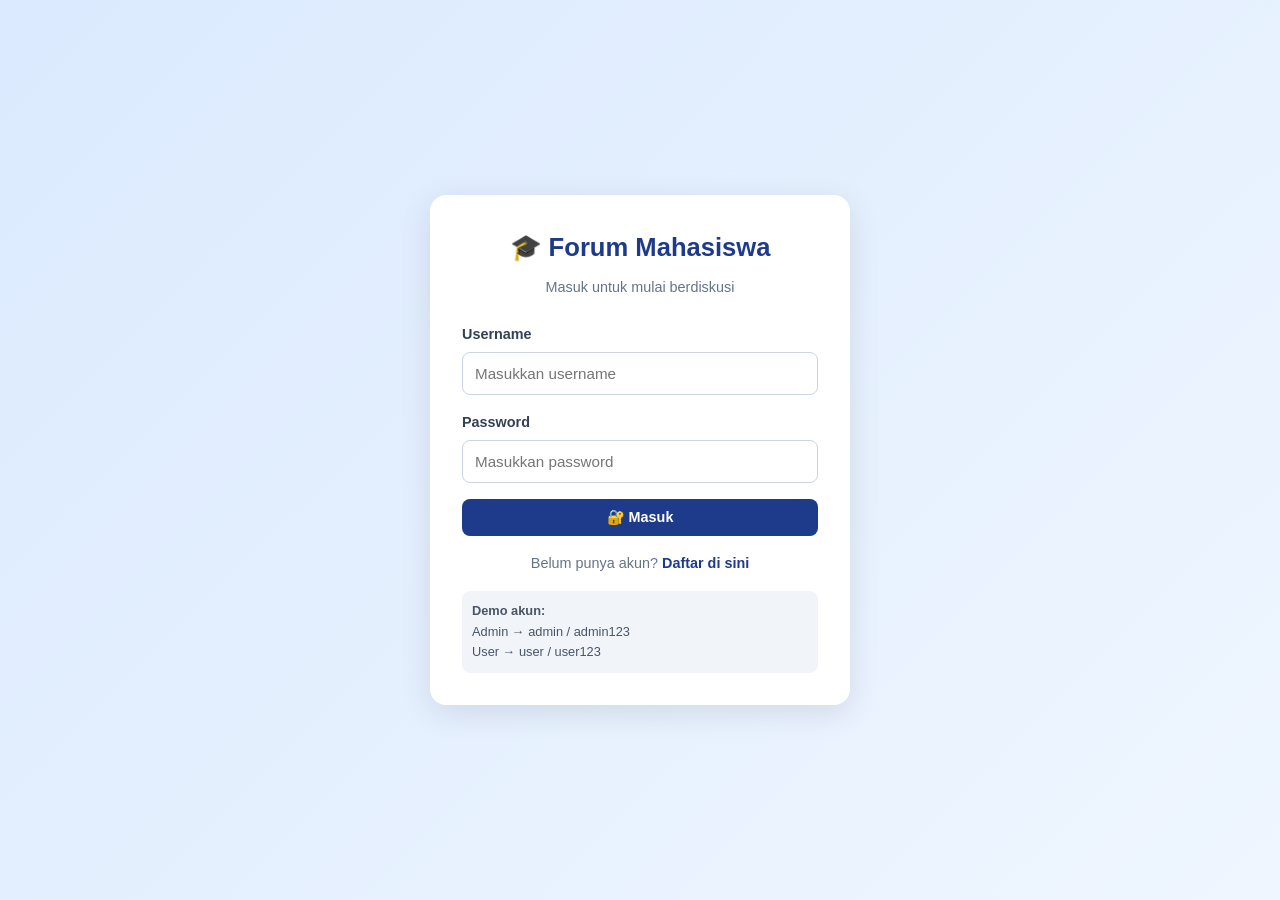
<file: index.html>
<!DOCTYPE html>
<html lang="id">
<head>
  <meta charset="UTF-8">
  <meta name="viewport" content="width=device-width, initial-scale=1.0">
  <title>Forum Diskusi Mahasiswa - PSDKU Lamongan</title>
  <link rel="stylesheet" href="css/style.css">
</head>
<body>

<!-- ================= AUTH SCREEN ================= -->
<div id="authScreen" class="auth-wrap">
  <div class="auth-card" id="loginCard">
    <h2>🎓 Forum Mahasiswa</h2>
    <p class="sub">Masuk untuk mulai berdiskusi</p>
    <div class="form-error" id="loginError"></div>
    <div class="form-group">
      <label>Username</label>
      <input type="text" id="loginUsername" placeholder="Masukkan username">
    </div>
    <div class="form-group">
      <label>Password</label>
      <input type="password" id="loginPassword" placeholder="Masukkan password">
    </div>
    <button class="btn btn-primary btn-block" onclick="handleLogin()">🔐 Masuk</button>
    <div class="switch">Belum punya akun? <a onclick="switchAuth('register')">Daftar di sini</a></div>
    <div class="demo-box">
      <strong>Demo akun:</strong><br>
      Admin → <code>admin</code> / <code>admin123</code><br>
      User → <code>user</code> / <code>user123</code>
    </div>
  </div>

  <div class="auth-card" id="registerCard" style="display:none;">
    <h2>🎓 Daftar Akun</h2>
    <p class="sub">Buat akun untuk bergabung diskusi</p>
    <div class="form-error" id="registerError"></div>
    <div class="form-group">
      <label>Nama Lengkap</label>
      <input type="text" id="regNama" placeholder="Contoh: Nizamuddin Erviansyah">
    </div>
    <div class="form-group">
      <label>Username</label>
      <input type="text" id="regUsername" placeholder="Minimal 3 karakter (huruf/angka/_)">
    </div>
    <div class="form-group">
      <label>Password</label>
      <input type="password" id="regPassword" placeholder="Minimal 6 karakter">
    </div>
    <div class="form-group">
      <label>Konfirmasi Password</label>
      <input type="password" id="regConfirm" placeholder="Ulangi password">
    </div>
    <button class="btn btn-success btn-block" onclick="handleRegister()">✨ Daftar</button>
    <div class="switch">Sudah punya akun? <a onclick="switchAuth('login')">Masuk di sini</a></div>
  </div>
</div>

<!-- ================= MAIN APP ================= -->
<div id="app" style="display:none;">
  <header>
    <div class="container header-inner">
      <div class="logo">🎓 Forum Mahasiswa <span>PSDKU Lamongan</span></div>
      <nav>
        <button onclick="showPage('home')" id="nav-home" class="active">🏠 Beranda</button>
        <button onclick="showPage('create')" id="nav-create">✏️ Buat Thread</button>
        <button onclick="showPage('admin')" id="nav-admin" style="display:none;">⚙️ Admin</button>
        <button onclick="toggleTheme()" id="themeBtn" title="Ganti tema">🌙</button>
        <div class="user-badge">
          <div class="avatar" id="userAvatar">?</div>
          <span id="userName">User</span>
        </div>
        <button onclick="handleLogout()" class="btn-logout">🚪 Logout</button>
      </nav>
    </div>
  </header>

  <div class="hero" id="hero-section">
    <div class="container">
      <h1>Forum Diskusi Akademik Mahasiswa</h1>
      <p>Wadah diskusi terstruktur, aman, dan terorganisir untuk mahasiswa PSDKU Lamongan.</p>
    </div>
  </div>

  <div class="container">
    <!-- PAGE: HOME -->
    <div id="page-home" class="page active">
      <div class="toolbar">
        <input type="text" id="searchInput" placeholder="🔍 Cari topik diskusi..." oninput="renderThreads()">
        <select id="filterKategori" onchange="renderThreads()">
          <option value="">Semua Kategori</option>
          <option value="Akademik">Akademik</option>
          <option value="Beasiswa">Beasiswa</option>
          <option value="Umum">Umum</option>
          <option value="Pengumuman">Pengumuman</option>
          <option value="Organisasi">Organisasi</option>
          <option value="Teknologi">Teknologi</option>
        </select>
        <button class="btn btn-primary" onclick="showPage('create')">+ Buat Thread</button>
      </div>
      <div id="threadList" class="thread-list"></div>
    </div>

    <!-- PAGE: CREATE -->
    <div id="page-create" class="page">
      <div class="form-wrap">
        <h2>✏️ Buat Thread Diskusi Baru</h2>
        <div class="form-group">
          <label>Judul Thread</label>
          <input type="text" id="inputJudul" placeholder="Contoh: Tips Lolos Beasiswa Unggulan 2026">
        </div>
        <div class="form-group">
          <label>Kategori</label>
          <select id="inputKategori">
            <option value="Akademik">Akademik</option>
            <option value="Beasiswa">Beasiswa</option>
            <option value="Umum">Umum</option>
            <option value="Pengumuman">Pengumuman</option>
            <option value="Organisasi">Organisasi</option>
            <option value="Teknologi">Teknologi</option>
          </select>
        </div>
        <div class="form-group">
          <label>Penulis</label>
          <input type="text" id="inputAuthor" readonly>
          <div class="form-hint">✍️ Otomatis dari akun yang login</div>
        </div>
        <div class="form-group">
          <label>Isi Diskusi</label>
          <textarea id="inputIsi" placeholder="Tulis pertanyaan atau informasi..."></textarea>
        </div>
        <div class="form-actions">
          <button class="btn btn-primary" onclick="createThread()">🚀 Publikasikan</button>
          <button class="btn btn-outline" onclick="showPage('home')">Batal</button>
        </div>
      </div>
    </div>

    <!-- PAGE: DETAIL -->
    <div id="page-detail" class="page">
      <button class="btn btn-outline btn-sm back-btn" onclick="showPage('home')">← Kembali</button>
      <div id="detailContent"></div>
    </div>

    <!-- PAGE: ADMIN -->
    <div id="page-admin" class="page">
      <h2 class="page-title">⚙️ Panel Admin</h2>
      <div class="admin-grid">
        <div class="admin-card">
          <h3>📊 Statistik Forum</h3>
          <div class="stat"><span class="label">Total Thread</span><span class="value" id="statThread">0</span></div>
          <div class="stat"><span class="label">Total Komentar</span><span class="value" id="statComment">0</span></div>
          <div class="stat"><span class="label">Total User</span><span class="value" id="statUser">0</span></div>
          <div class="stat"><span class="label">Thread Hari Ini</span><span class="value" id="statToday">0</span></div>
        </div>
        <div class="admin-card">
          <h3>📂 Kategori</h3>
          <div id="kategoriList"></div>
        </div>
      </div>
      <div class="admin-card">
        <h3>📝 Moderasi Thread</h3>
        <div id="adminThreadList"></div>
      </div>
    </div>
  </div>

  <footer>
    <div class="container">
      <strong>Forum Diskusi Mahasiswa</strong> — Proposal PBL oleh Nizamuddin Erviansyah (3126521006)<br>
      Jurusan Teknik Informatika, Politeknik Elektronika Negeri Surabaya (PSDKU Lamongan) © 2026
    </div>
  </footer>
</div>

<!-- ===== LOAD SCRIPT BERURUTAN (JANGAN DIBALIK!) ===== -->
<script src="js/database.js"></script>
<script src="js/auth.js"></script>
<script src="js/thread.js"></script>
<script src="js/admin.js"></script>
<script src="js/app.js"></script>

</body>
</html>
</file>
<file: css/style.css>
/* ===== RESET & GLOBAL ===== */
* { margin: 0; padding: 0; box-sizing: border-box; font-family: 'Segoe UI', Roboto, sans-serif; }
body { background: #f0f4f8; color: #1e293b; line-height: 1.6; }
.container { max-width: 1100px; margin: 0 auto; padding: 0 20px; }

/* ===== HEADER ===== */
header {
  background: linear-gradient(135deg, #1e3a8a, #3b82f6);
  color: white; padding: 16px 0; box-shadow: 0 4px 12px rgba(0,0,0,0.1);
  position: sticky; top: 0; z-index: 100;
}
.header-inner { display: flex; justify-content: space-between; align-items: center; flex-wrap: wrap; gap: 10px; }
.logo { font-size: 1.4rem; font-weight: 700; display: flex; align-items: center; gap: 8px; }
.logo span { background: #fbbf24; color: #1e3a8a; padding: 2px 10px; border-radius: 20px; font-size: 0.8rem; }
nav { display: flex; gap: 6px; flex-wrap: wrap; align-items: center; }
nav button {
  background: rgba(255,255,255,0.15); border: none; color: white;
  padding: 8px 16px; border-radius: 8px; cursor: pointer; font-weight: 500;
  transition: 0.2s; font-size: 0.9rem;
}
nav button:hover, nav button.active { background: rgba(255,255,255,0.35); }
nav .btn-logout { background: rgba(239,68,68,0.4); }
.user-badge {
  display: flex; align-items: center; gap: 8px; background: rgba(255,255,255,0.2);
  padding: 6px 14px; border-radius: 20px; font-size: 0.85rem; font-weight: 600;
}
.user-badge .avatar {
  width: 28px; height: 28px; border-radius: 50%; background: #fbbf24; color: #1e3a8a;
  display: flex; align-items: center; justify-content: center; font-weight: 700; font-size: 0.8rem;
}

/* ===== AUTH ===== */
.auth-wrap {
  min-height: 100vh; display: flex; align-items: center; justify-content: center;
  background: linear-gradient(135deg, #dbeafe, #eff6ff); padding: 20px;
}
.auth-card {
  background: white; border-radius: 16px; padding: 32px; width: 100%; max-width: 420px;
  box-shadow: 0 8px 32px rgba(0,0,0,0.1);
}
.auth-card h2 { color: #1e3a8a; text-align: center; margin-bottom: 8px; font-size: 1.6rem; }
.auth-card p.sub { text-align: center; color: #64748b; margin-bottom: 24px; font-size: 0.9rem; }
.auth-card .switch { text-align: center; margin-top: 16px; font-size: 0.9rem; color: #64748b; }
.auth-card .switch a { color: #1e3a8a; font-weight: 600; cursor: pointer; text-decoration: none; }
.auth-card .switch a:hover { text-decoration: underline; }
.demo-box {
  margin-top: 16px; padding: 10px; background: #f1f5f9; border-radius: 8px;
  font-size: 0.8rem; color: #475569;
}
.form-error {
  background: #fee2e2; color: #b91c1c; padding: 10px 14px; border-radius: 8px;
  font-size: 0.85rem; margin-bottom: 16px; display: none;
}
.form-error.show { display: block; }

/* ===== HERO ===== */
.hero {
  background: linear-gradient(135deg, #dbeafe, #eff6ff);
  padding: 40px 0; text-align: center; border-bottom: 1px solid #e2e8f0;
}
.hero h1 { font-size: 2rem; color: #1e3a8a; margin-bottom: 8px; }
.hero p { color: #475569; max-width: 700px; margin: 0 auto; }

/* ===== TOOLBAR ===== */
.toolbar { display: flex; gap: 12px; margin: 24px 0; flex-wrap: wrap; align-items: center; }
.toolbar input, .toolbar select {
  padding: 10px 14px; border: 1px solid #cbd5e1; border-radius: 8px;
  font-size: 0.95rem; outline: none; transition: 0.2s;
}
.toolbar input:focus, .toolbar select:focus { border-color: #3b82f6; box-shadow: 0 0 0 3px rgba(59,130,246,0.15); }
.toolbar input { flex: 1; min-width: 200px; }

/* ===== BADGE KATEGORI ===== */
.kategori-badge {
  display: inline-block; padding: 3px 12px; border-radius: 20px;
  font-size: 0.75rem; font-weight: 600; text-transform: uppercase;
  letter-spacing: 0.5px;
}
.kat-Akademik { background: #dbeafe; color: #1e40af; }
.kat-Beasiswa { background: #dcfce7; color: #166534; }
.kat-Umum { background: #f1f5f9; color: #475569; }
.kat-Pengumuman { background: #fef3c7; color: #92400e; }
.kat-Organisasi { background: #fce7f3; color: #9d174d; }
.kat-Teknologi { background: #e0e7ff; color: #3730a3; }
.kat-default { background: #f1f5f9; color: #475569; }

/* ===== THREAD CARD ===== */
.thread-list { display: flex; flex-direction: column; gap: 16px; margin-bottom: 40px; }
.thread-card {
  background: white; border-radius: 12px; padding: 20px;
  box-shadow: 0 2px 8px rgba(0,0,0,0.06); border: 1px solid #e2e8f0;
  transition: 0.2s; cursor: pointer;
}
.thread-card:hover { transform: translateY(-2px); box-shadow: 0 8px 20px rgba(0,0,0,0.1); border-color: #93c5fd; }
.thread-card h3 { color: #1e3a8a; margin: 8px 0; font-size: 1.15rem; }
.thread-card .meta { display: flex; gap: 16px; font-size: 0.85rem; color: #64748b; flex-wrap: wrap; }
.thread-card .excerpt { color: #475569; font-size: 0.95rem; margin-top: 8px; }

/* ===== BUTTON ===== */
.btn {
  padding: 10px 20px; border: none; border-radius: 8px; font-weight: 600;
  cursor: pointer; transition: 0.2s; font-size: 0.9rem;
  display: inline-flex; align-items: center; gap: 6px;
}
.btn-primary { background: #1e3a8a; color: white; }
.btn-primary:hover { background: #1e40af; }
.btn-success { background: #16a34a; color: white; }
.btn-success:hover { background: #15803d; }
.btn-danger { background: #dc2626; color: white; }
.btn-danger:hover { background: #b91c1c; }
.btn-sm { padding: 6px 12px; font-size: 0.8rem; }
.btn-outline { background: transparent; border: 1px solid #cbd5e1; color: #475569; }
.btn-outline:hover { background: #f1f5f9; }
.btn-block { width: 100%; justify-content: center; }

/* ===== FORM ===== */
.form-wrap { max-width: 700px; margin: 0 auto; }
.form-wrap h2 { color: #1e3a8a; margin-bottom: 20px; }
.form-group { margin-bottom: 16px; }
.form-group label { display: block; font-weight: 600; margin-bottom: 6px; color: #334155; font-size: 0.9rem; }
.form-group input, .form-group select, .form-group textarea {
  width: 100%; padding: 12px; border: 1px solid #cbd5e1; border-radius: 8px;
  font-size: 0.95rem; outline: none; transition: 0.2s; font-family: inherit;
}
.form-group textarea { resize: vertical; min-height: 120px; }
.form-group input:focus, .form-group select:focus, .form-group textarea:focus {
  border-color: #3b82f6; box-shadow: 0 0 0 3px rgba(59,130,246,0.15);
}
.form-group input[readonly] { background: #f1f5f9; cursor: not-allowed; }
.form-hint { font-size: 0.8rem; color: #94a3b8; margin-top: 4px; }
.form-actions { display: flex; gap: 10px; }

/* ===== DETAIL ===== */
.back-btn { margin-bottom: 16px; }
.detail-header { background: white; border-radius: 12px; padding: 24px; margin-bottom: 20px; box-shadow: 0 2px 8px rgba(0,0,0,0.06); }
.detail-header h2 { color: #1e3a8a; margin: 10px 0; }
.detail-meta { display: flex; gap: 16px; font-size: 0.85rem; color: #64748b; margin-top: 8px; }
.detail-body { background: #f8fafc; border-radius: 8px; padding: 16px; margin: 12px 0; border-left: 4px solid #3b82f6; }
.comment-section { margin-top: 24px; }
.comment-section h3 { color: #1e3a8a; margin-bottom: 16px; }
.comment {
  background: white; border-radius: 10px; padding: 16px; margin-bottom: 12px;
  box-shadow: 0 1px 4px rgba(0,0,0,0.05); border: 1px solid #e2e8f0;
}
.comment .author { font-weight: 700; color: #1e3a8a; font-size: 0.9rem; }
.comment .time { font-size: 0.8rem; color: #94a3b8; margin-left: 8px; }
.comment .text { margin-top: 6px; color: #334155; }
.comment .actions { margin-top: 8px; display: flex; gap: 8px; }
.comment-form {
  background: white; border-radius: 12px; padding: 20px; margin-top: 20px;
  box-shadow: 0 2px 8px rgba(0,0,0,0.06);
}
.comment-form h3 { color: #1e3a8a; margin-bottom: 12px; }

/* ===== ADMIN ===== */
.page-title { color: #1e3a8a; margin-bottom: 20px; }
.admin-grid { display: grid; grid-template-columns: 1fr 1fr; gap: 20px; margin-bottom: 30px; }
.admin-card { background: white; border-radius: 12px; padding: 20px; box-shadow: 0 2px 8px rgba(0,0,0,0.06); }
.admin-card h3 { color: #1e3a8a; margin-bottom: 12px; border-bottom: 2px solid #e2e8f0; padding-bottom: 8px; }
.stat {
  display: flex; justify-content: space-between; padding: 10px 0;
  border-bottom: 1px solid #f1f5f9; align-items: center; gap: 8px;
}
.stat:last-child { border-bottom: none; }
.stat .label { color: #64748b; display: flex; align-items: center; gap: 8px; flex-wrap: wrap; }
.stat .value { font-weight: 700; color: #1e3a8a; }

/* ===== PAGE ===== */
.page { display: none; animation: fadeIn 0.3s ease; }
.page.active { display: block; }
@keyframes fadeIn { from { opacity: 0; transform: translateY(8px); } to { opacity: 1; transform: translateY(0); } }
.empty { text-align: center; padding: 40px; color: #94a3b8; }
.empty .icon { font-size: 3rem; margin-bottom: 10px; }

/* ===== FOOTER ===== */
footer { background: #1e293b; color: #94a3b8; text-align: center; padding: 20px; margin-top: 40px; font-size: 0.85rem; }
footer strong { color: #e2e8f0; }

/* ===== RESPONSIVE ===== */
@media (max-width: 768px) { .admin-grid { grid-template-columns: 1fr; } }
@media (max-width: 600px) {
  .hero h1 { font-size: 1.4rem; }
  .header-inner { flex-direction: column; align-items: stretch; }
  nav { justify-content: center; }
  nav button { flex: 1; text-align: center; }
  .toolbar { flex-direction: column; }
  .toolbar input, .toolbar select { width: 100%; }
}

/* ===== TOAST ===== */
.toast {
  position: fixed; bottom: 20px; right: 20px; background: #1e293b; color: white;
  padding: 14px 24px; border-radius: 10px; box-shadow: 0 8px 24px rgba(0,0,0,0.2);
  z-index: 999; animation: slideIn 0.3s ease; font-size: 0.9rem;
}
@keyframes slideIn { from { transform: translateX(100%); opacity: 0; } to { transform: translateX(0); opacity: 1; } }
</file>
